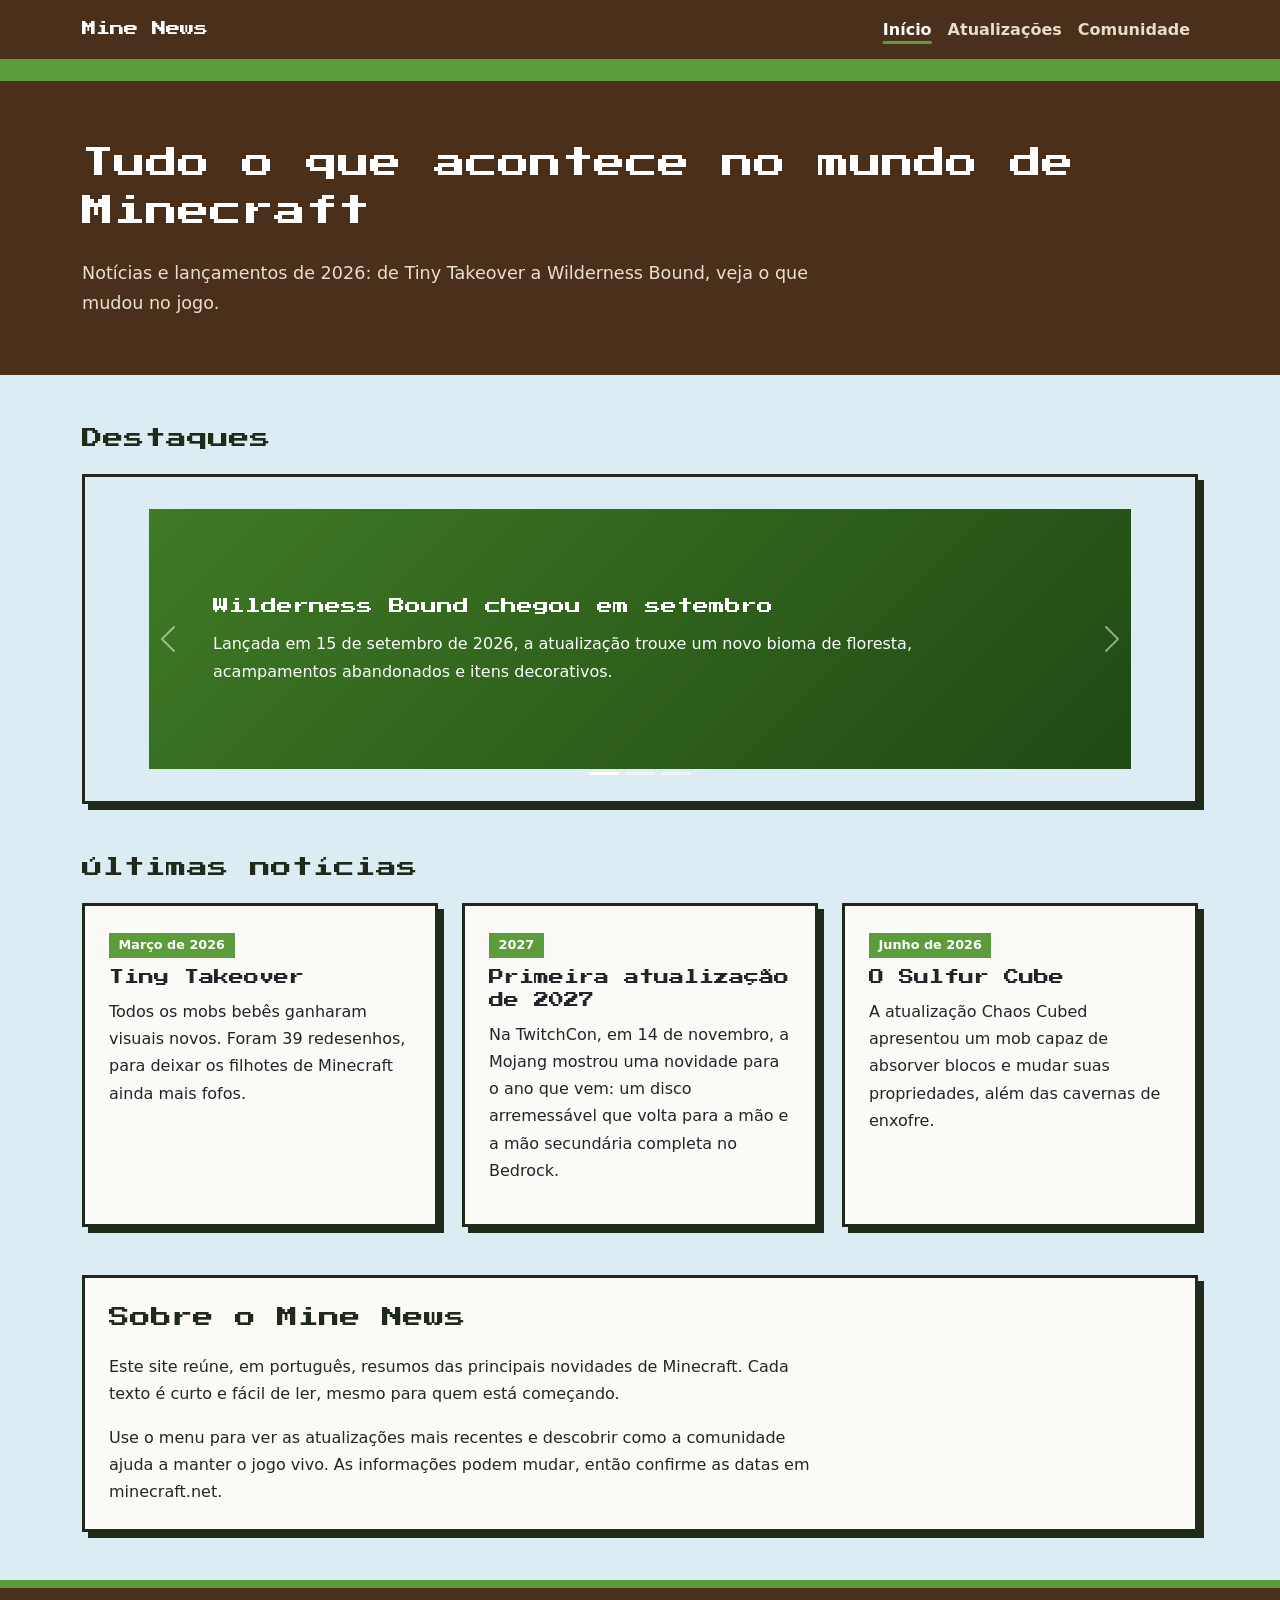
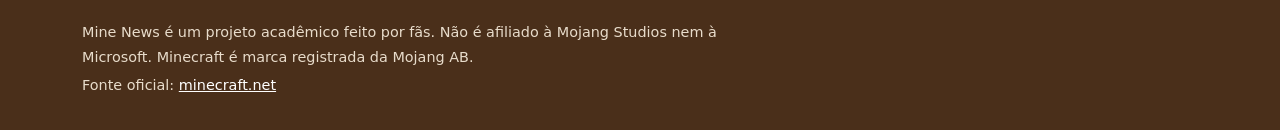
<file: index.html>
<!DOCTYPE html>
<html lang="pt-BR">

<head>
  <meta charset="utf-8">
  <meta name="viewport" content="width=device-width, initial-scale=1">
  <title>Início | Mine News</title>
  <meta name="description" content="Mine News: notícias, atualizações e novidades da comunidade de Minecraft.">

  <!-- Bootstrap e fonte dos títulos -->
  <link href="https://cdn.jsdelivr.net/npm/bootstrap@5.3.3/dist/css/bootstrap.min.css" rel="stylesheet">
  <link href="https://fonts.googleapis.com/css2?family=Press+Start+2P&display=swap" rel="stylesheet">

  <!-- Estilos do site -->
  <link rel="stylesheet" href="css/style.css">
</head>

<body>

  <!-- ===== MENU ===== -->
  <nav class="navbar navbar-expand-md">
    <div class="container">
      <a class="navbar-brand" href="index.html">Mine News</a>

      <button class="navbar-toggler" type="button" data-bs-toggle="collapse" data-bs-target="#menu"
        aria-controls="menu" aria-expanded="false" aria-label="Abrir menu">
        <span class="navbar-toggler-icon"></span>
      </button>

      <div class="collapse navbar-collapse" id="menu">
        <ul class="navbar-nav ms-auto">
          <li class="nav-item"><a class="nav-link active" href="index.html">Início</a></li>
          <li class="nav-item"><a class="nav-link" href="atualizacoes.html">Atualizações</a></li>
          <li class="nav-item"><a class="nav-link" href="comunidade.html">Comunidade</a></li>
        </ul>
      </div>
    </div>
  </nav>

  <main>
    <!-- ===== CABEÇALHO ===== -->
    <header class="hero">
      <div class="container">
        <h1 class="mb-4">Tudo o que acontece no mundo de Minecraft</h1>
        <p class="mb-0">Notícias e lançamentos de 2026: de Tiny Takeover a Wilderness Bound, veja o que mudou no jogo.</p>
      </div>
    </header>

    <!-- ===== DESTAQUES (carousel do Bootstrap) ===== -->
    <section>
      <div class="container">
        <h2>Destaques</h2>

        <div id="destaques" class="carousel slide" data-bs-ride="carousel">
          <div class="carousel-indicators">
            <button type="button" data-bs-target="#destaques" data-bs-slide-to="0" class="active" aria-current="true" aria-label="Destaque 1"></button>
            <button type="button" data-bs-target="#destaques" data-bs-slide-to="1" aria-label="Destaque 2"></button>
            <button type="button" data-bs-target="#destaques" data-bs-slide-to="2" aria-label="Destaque 3"></button>
          </div>

          <div class="carousel-inner">
            <div class="carousel-item active">
              <div class="slide s1">
                <div>
                  <h3>Wilderness Bound chegou em setembro</h3>
                  <p>Lançada em 15 de setembro de 2026, a atualização trouxe um novo bioma de floresta, acampamentos abandonados e itens decorativos.</p>
                </div>
              </div>
            </div>
            <div class="carousel-item">
              <div class="slide s3">
                <div>
                  <h3>Minecraft Dungeons II já está disponível</h3>
                  <p>A sequência do jogo de ação e aventura foi lançada em 29 de setembro de 2026.</p>
                </div>
              </div>
            </div>
            <div class="carousel-item">
              <div class="slide s2">
                <div>
                  <h3>Chaos Cubed trouxe o Sulfur Cube</h3>
                  <p>Lançada em 16 de junho de 2026, a atualização adicionou as cavernas de enxofre e um mob que absorve blocos.</p>
                </div>
              </div>
            </div>
          </div>

          <button class="carousel-control-prev" type="button" data-bs-target="#destaques" data-bs-slide="prev">
            <span class="carousel-control-prev-icon" aria-hidden="true"></span>
            <span class="visually-hidden">Anterior</span>
          </button>
          <button class="carousel-control-next" type="button" data-bs-target="#destaques" data-bs-slide="next">
            <span class="carousel-control-next-icon" aria-hidden="true"></span>
            <span class="visually-hidden">Próximo</span>
          </button>
        </div>
      </div>
    </section>

    <!-- ===== ÚLTIMAS NOTÍCIAS (cards do Bootstrap) ===== -->
    <section class="pt-0">
      <div class="container">
        <h2>Últimas notícias</h2>
        <div class="row g-4">
          <div class="col-12 col-md-6 col-lg-4">
            <div class="card h-100">
              <div class="card-body">
                <span class="tag">Março de 2026</span>
                <h3>Tiny Takeover</h3>
                <p>Todos os mobs bebês ganharam visuais novos. Foram 39 redesenhos, para deixar os filhotes de Minecraft ainda mais fofos.</p>
              </div>
            </div>
          </div>
          <div class="col-12 col-md-6 col-lg-4">
            <div class="card h-100">
              <div class="card-body">
                <span class="tag">2027</span>
                <h3>Primeira atualização de 2027</h3>
                <p>Na TwitchCon, em 14 de novembro, a Mojang mostrou uma novidade para o ano que vem: um disco arremessável que volta para a mão e a mão secundária completa no Bedrock.</p>
              </div>
            </div>
          </div>
          <div class="col-12 col-md-6 col-lg-4">
            <div class="card h-100">
              <div class="card-body">
                <span class="tag">Junho de 2026</span>
                <h3>O Sulfur Cube</h3>
                <p>A atualização Chaos Cubed apresentou um mob capaz de absorver blocos e mudar suas propriedades, além das cavernas de enxofre.</p>
              </div>
            </div>
          </div>
        </div>
      </div>
    </section>

    <!-- ===== SOBRE ===== -->
    <section class="pt-0">
      <div class="container">
        <div class="panel p-4">
          <h2>Sobre o Mine News</h2>
          <p>Este site reúne, em português, resumos das principais novidades de Minecraft. Cada texto é curto e fácil de ler, mesmo para quem está começando.</p>
          <p class="mb-0">Use o menu para ver as atualizações mais recentes e descobrir como a comunidade ajuda a manter o jogo vivo. As informações podem mudar, então confirme as datas em minecraft.net.</p>
        </div>
      </div>
    </section>
  </main>

  <!-- ===== RODAPÉ ===== -->
  <footer>
    <div class="container">
      <p class="mb-1">Mine News é um projeto acadêmico feito por fãs. Não é afiliado à Mojang Studios nem à Microsoft. Minecraft é marca registrada da Mojang AB.</p>
      <p class="mb-0">Fonte oficial: <a href="https://www.minecraft.net/pt-br" target="_blank" rel="noopener">minecraft.net</a></p>
    </div>
  </footer>

  <!-- JavaScript do Bootstrap (menu, carousel e accordion) -->
  <script src="https://cdn.jsdelivr.net/npm/bootstrap@5.3.3/dist/js/bootstrap.bundle.min.js"></script>
</body>

</html>
</file>
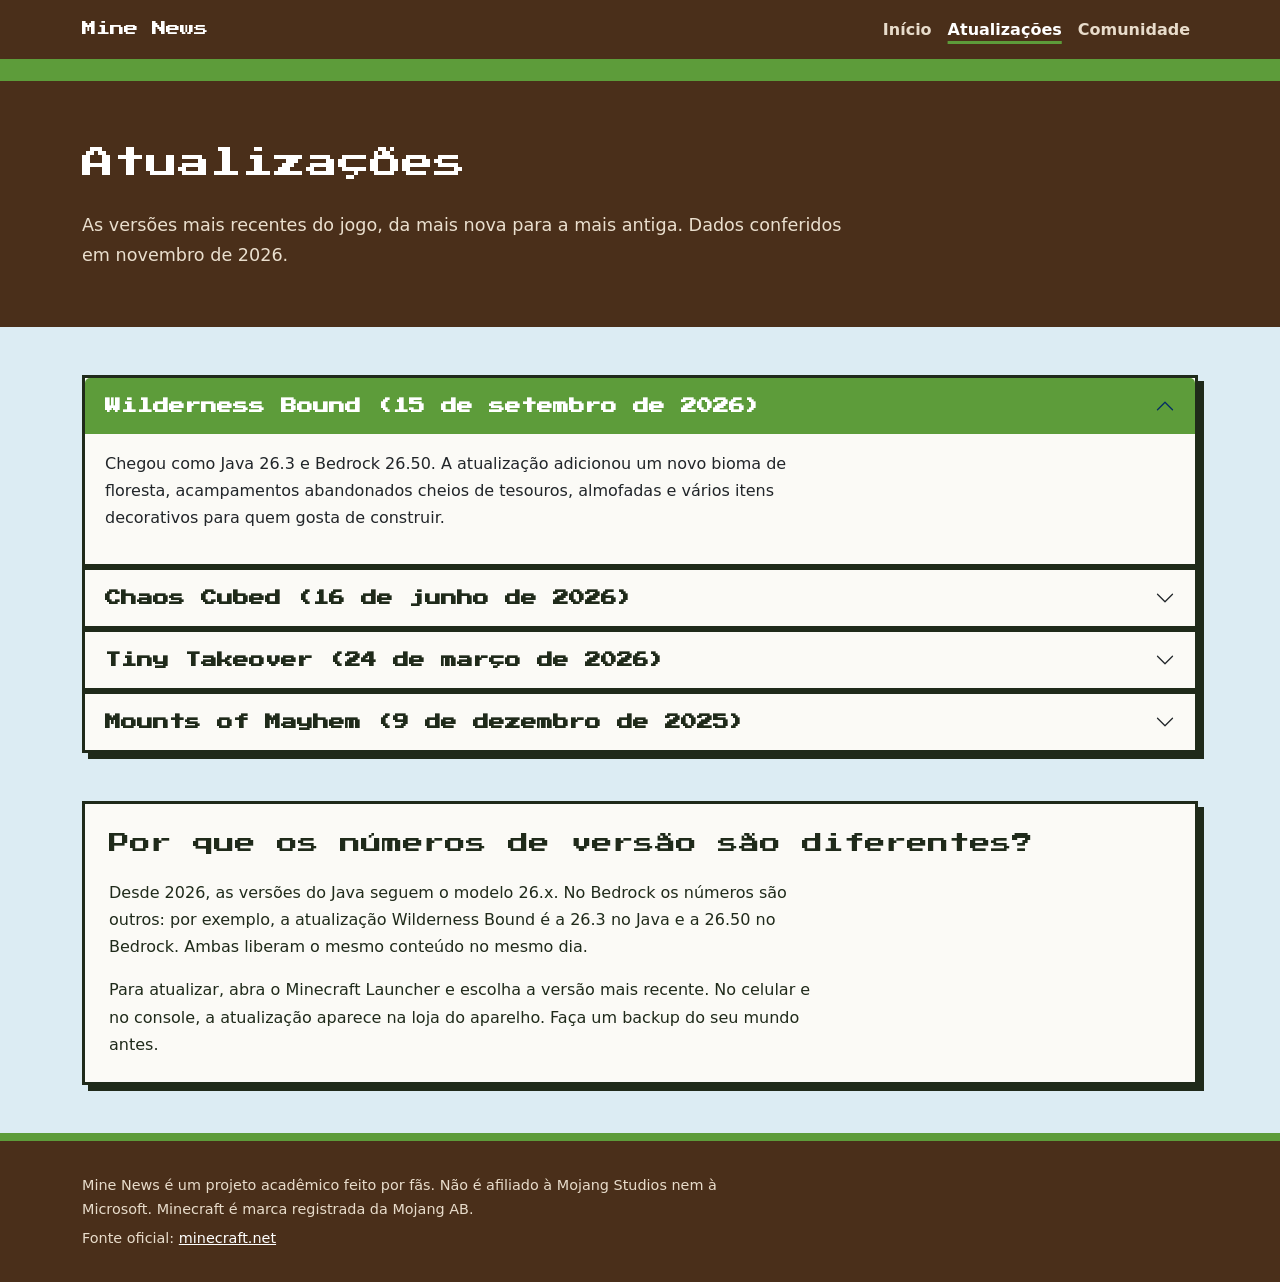
<file: atualizacoes.html>
<!DOCTYPE html>
<html lang="pt-BR">

<head>
  <meta charset="utf-8">
  <meta name="viewport" content="width=device-width, initial-scale=1">
  <title>Atualizações | Mine News</title>
  <meta name="description" content="Mine News: notícias, atualizações e novidades da comunidade de Minecraft.">

  <!-- Bootstrap e fonte dos títulos -->
  <link href="https://cdn.jsdelivr.net/npm/bootstrap@5.3.3/dist/css/bootstrap.min.css" rel="stylesheet">
  <link href="https://fonts.googleapis.com/css2?family=Press+Start+2P&display=swap" rel="stylesheet">

  <!-- Estilos do site -->
  <link rel="stylesheet" href="css/style.css">
</head>

<body>

  <!-- ===== MENU ===== -->
  <nav class="navbar navbar-expand-md">
    <div class="container">
      <a class="navbar-brand" href="index.html">Mine News</a>

      <button class="navbar-toggler" type="button" data-bs-toggle="collapse" data-bs-target="#menu"
        aria-controls="menu" aria-expanded="false" aria-label="Abrir menu">
        <span class="navbar-toggler-icon"></span>
      </button>

      <div class="collapse navbar-collapse" id="menu">
        <ul class="navbar-nav ms-auto">
          <li class="nav-item"><a class="nav-link" href="index.html">Início</a></li>
          <li class="nav-item"><a class="nav-link active" href="atualizacoes.html">Atualizações</a></li>
          <li class="nav-item"><a class="nav-link" href="comunidade.html">Comunidade</a></li>
        </ul>
      </div>
    </div>
  </nav>

  <main>
    <!-- ===== CABEÇALHO ===== -->
    <header class="hero">
      <div class="container">
        <h1 class="mb-4">Atualizações</h1>
        <p class="mb-0">As versões mais recentes do jogo, da mais nova para a mais antiga. Dados conferidos em novembro de 2026.</p>
      </div>
    </header>

    <!-- ===== LISTA DE ATUALIZAÇÕES (accordion do Bootstrap) ===== -->
    <section>
      <div class="container">
        <div class="accordion" id="versoes">
          <div class="accordion-item">
            <h2 class="accordion-header">
              <button class="accordion-button" type="button" data-bs-toggle="collapse"
                data-bs-target="#v1" aria-expanded="true" aria-controls="v1">Wilderness Bound (15 de setembro de 2026)</button>
            </h2>
            <div id="v1" class="accordion-collapse collapse show" data-bs-parent="#versoes">
              <div class="accordion-body">
                <p>Chegou como Java 26.3 e Bedrock 26.50. A atualização adicionou um novo bioma de floresta, acampamentos abandonados cheios de tesouros, almofadas e vários itens decorativos para quem gosta de construir.</p>
              </div>
            </div>
          </div>
          <div class="accordion-item">
            <h2 class="accordion-header">
              <button class="accordion-button collapsed" type="button" data-bs-toggle="collapse"
                data-bs-target="#v2" aria-expanded="false" aria-controls="v2">Chaos Cubed (16 de junho de 2026)</button>
            </h2>
            <div id="v2" class="accordion-collapse collapse" data-bs-parent="#versoes">
              <div class="accordion-body">
                <p>Java 26.2 e Bedrock 26.30. O destaque foi o Sulfur Cube, um mob que absorve blocos e muda suas características, e as cavernas de enxofre. Também chegaram novos conjuntos de blocos, como cinabrio e enxofre, e novas conquistas.</p>
              </div>
            </div>
          </div>
          <div class="accordion-item">
            <h2 class="accordion-header">
              <button class="accordion-button collapsed" type="button" data-bs-toggle="collapse"
                data-bs-target="#v3" aria-expanded="false" aria-controls="v3">Tiny Takeover (24 de março de 2026)</button>
            </h2>
            <div id="v3" class="accordion-collapse collapse" data-bs-parent="#versoes">
              <div class="accordion-body">
                <p>Java 26.1 e Bedrock 26.10. O tema foi a fofura: 39 mobs bebês ganharam visuais novos e distintos, em vez de serem apenas versões menores dos adultos. A atualização também trouxe alguns itens novos.</p>
              </div>
            </div>
          </div>
          <div class="accordion-item">
            <h2 class="accordion-header">
              <button class="accordion-button collapsed" type="button" data-bs-toggle="collapse"
                data-bs-target="#v4" aria-expanded="false" aria-controls="v4">Mounts of Mayhem (9 de dezembro de 2025)</button>
            </h2>
            <div id="v4" class="accordion-collapse collapse" data-bs-parent="#versoes">
              <div class="accordion-body">
                <p>A última atualização de 2025 focou em montarias. Trouxe o Nautilus, uma montaria aquática que pode ser domada, o Zombie Nautilus, cavalos zumbis e a lança, a primeira arma nova em mais de uma década. Montarias antigas também passaram a nadar.</p>
              </div>
            </div>
          </div>
        </div>
      </div>
    </section>

    <!-- ===== EXPLICAÇÃO ===== -->
    <section class="pt-0">
      <div class="container">
        <div class="panel p-4">
          <h2>Por que os números de versão são diferentes?</h2>
          <p>Desde 2026, as versões do Java seguem o modelo 26.x. No Bedrock os números são outros: por exemplo, a atualização Wilderness Bound é a 26.3 no Java e a 26.50 no Bedrock. Ambas liberam o mesmo conteúdo no mesmo dia.</p>
          <p class="mb-0">Para atualizar, abra o Minecraft Launcher e escolha a versão mais recente. No celular e no console, a atualização aparece na loja do aparelho. Faça um backup do seu mundo antes.</p>
        </div>
      </div>
    </section>
  </main>

  <!-- ===== RODAPÉ ===== -->
  <footer>
    <div class="container">
      <p class="mb-1">Mine News é um projeto acadêmico feito por fãs. Não é afiliado à Mojang Studios nem à Microsoft. Minecraft é marca registrada da Mojang AB.</p>
      <p class="mb-0">Fonte oficial: <a href="https://www.minecraft.net/pt-br" target="_blank" rel="noopener">minecraft.net</a></p>
    </div>
  </footer>

  <!-- JavaScript do Bootstrap (menu, carousel e accordion) -->
  <script src="https://cdn.jsdelivr.net/npm/bootstrap@5.3.3/dist/js/bootstrap.bundle.min.js"></script>
</body>

</html>
</file>
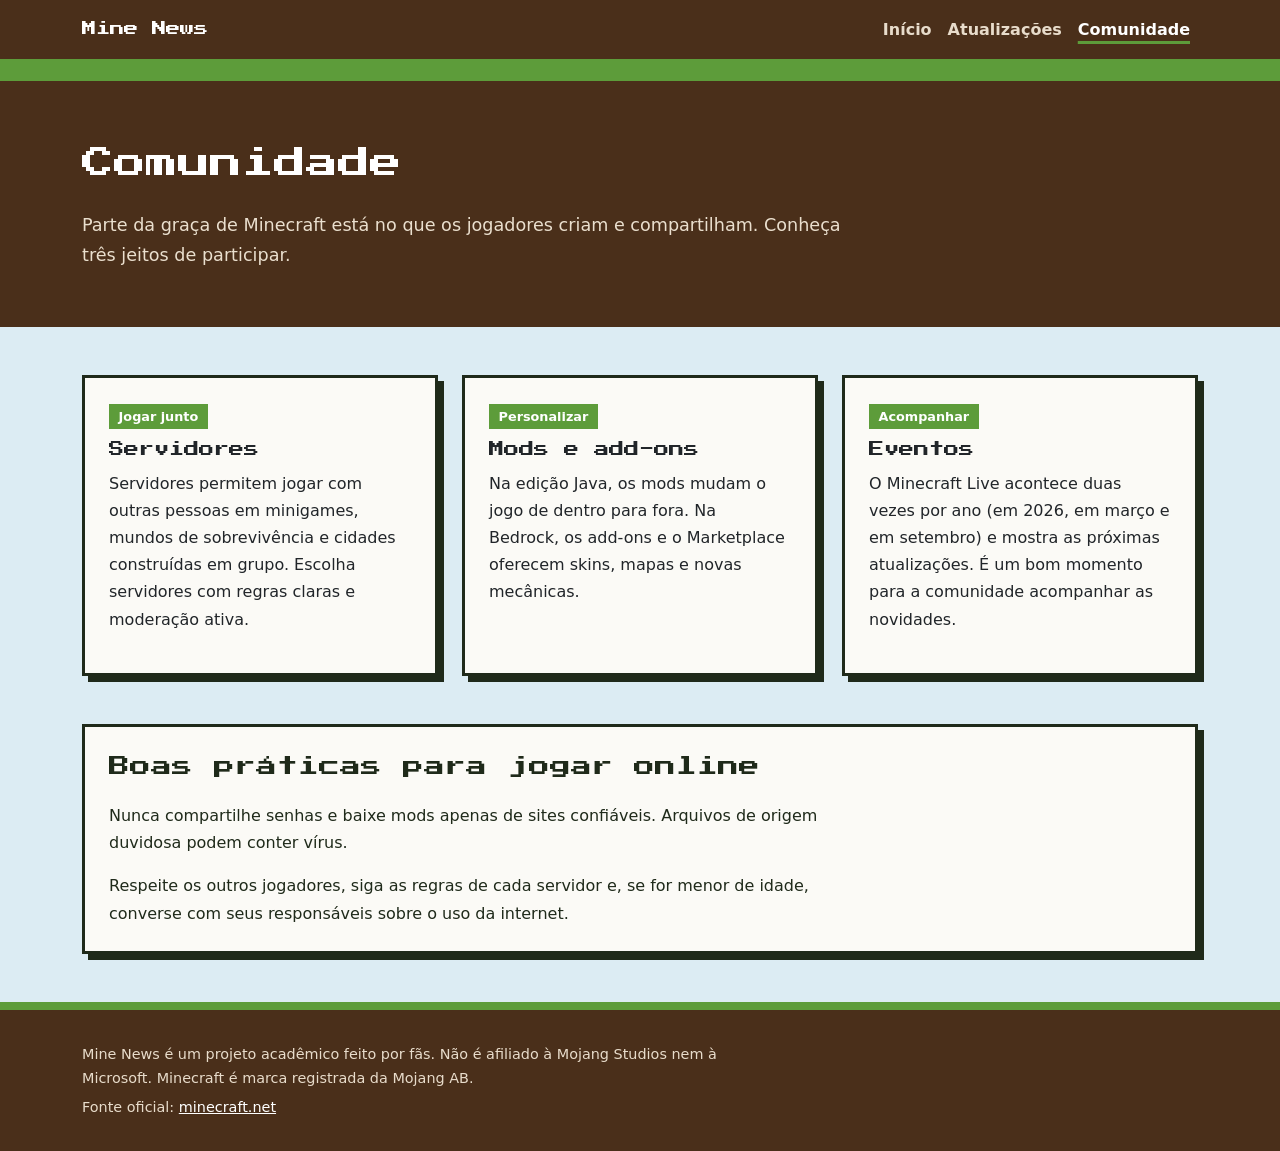
<file: comunidade.html>
<!DOCTYPE html>
<html lang="pt-BR">

<head>
  <meta charset="utf-8">
  <meta name="viewport" content="width=device-width, initial-scale=1">
  <title>Comunidade | Mine News</title>
  <meta name="description" content="Mine News: notícias, atualizações e novidades da comunidade de Minecraft.">

  <!-- Bootstrap e fonte dos títulos -->
  <link href="https://cdn.jsdelivr.net/npm/bootstrap@5.3.3/dist/css/bootstrap.min.css" rel="stylesheet">
  <link href="https://fonts.googleapis.com/css2?family=Press+Start+2P&display=swap" rel="stylesheet">

  <!-- Estilos do site -->
  <link rel="stylesheet" href="css/style.css">
</head>

<body>

  <!-- ===== MENU ===== -->
  <nav class="navbar navbar-expand-md">
    <div class="container">
      <a class="navbar-brand" href="index.html">Mine News</a>

      <button class="navbar-toggler" type="button" data-bs-toggle="collapse" data-bs-target="#menu"
        aria-controls="menu" aria-expanded="false" aria-label="Abrir menu">
        <span class="navbar-toggler-icon"></span>
      </button>

      <div class="collapse navbar-collapse" id="menu">
        <ul class="navbar-nav ms-auto">
          <li class="nav-item"><a class="nav-link" href="index.html">Início</a></li>
          <li class="nav-item"><a class="nav-link" href="atualizacoes.html">Atualizações</a></li>
          <li class="nav-item"><a class="nav-link active" href="comunidade.html">Comunidade</a></li>
        </ul>
      </div>
    </div>
  </nav>

  <main>
    <!-- ===== CABEÇALHO ===== -->
    <header class="hero">
      <div class="container">
        <h1 class="mb-4">Comunidade</h1>
        <p class="mb-0">Parte da graça de Minecraft está no que os jogadores criam e compartilham. Conheça três jeitos de participar.</p>
      </div>
    </header>

    <!-- ===== FORMAS DE PARTICIPAR (cards do Bootstrap) ===== -->
    <section>
      <div class="container">
        <div class="row g-4">
          <div class="col-12 col-md-6 col-lg-4">
            <div class="card h-100">
              <div class="card-body">
                <span class="tag">Jogar junto</span>
                <h3>Servidores</h3>
                <p>Servidores permitem jogar com outras pessoas em minigames, mundos de sobrevivência e cidades construídas em grupo. Escolha servidores com regras claras e moderação ativa.</p>
              </div>
            </div>
          </div>
          <div class="col-12 col-md-6 col-lg-4">
            <div class="card h-100">
              <div class="card-body">
                <span class="tag">Personalizar</span>
                <h3>Mods e add-ons</h3>
                <p>Na edição Java, os mods mudam o jogo de dentro para fora. Na Bedrock, os add-ons e o Marketplace oferecem skins, mapas e novas mecânicas.</p>
              </div>
            </div>
          </div>
          <div class="col-12 col-md-6 col-lg-4">
            <div class="card h-100">
              <div class="card-body">
                <span class="tag">Acompanhar</span>
                <h3>Eventos</h3>
                <p>O Minecraft Live acontece duas vezes por ano (em 2026, em março e em setembro) e mostra as próximas atualizações. É um bom momento para a comunidade acompanhar as novidades.</p>
              </div>
            </div>
          </div>
        </div>
      </div>
    </section>

    <!-- ===== BOAS PRÁTICAS ===== -->
    <section class="pt-0">
      <div class="container">
        <div class="panel p-4">
          <h2>Boas práticas para jogar online</h2>
          <p>Nunca compartilhe senhas e baixe mods apenas de sites confiáveis. Arquivos de origem duvidosa podem conter vírus.</p>
          <p class="mb-0">Respeite os outros jogadores, siga as regras de cada servidor e, se for menor de idade, converse com seus responsáveis sobre o uso da internet.</p>
        </div>
      </div>
    </section>
  </main>

  <!-- ===== RODAPÉ ===== -->
  <footer>
    <div class="container">
      <p class="mb-1">Mine News é um projeto acadêmico feito por fãs. Não é afiliado à Mojang Studios nem à Microsoft. Minecraft é marca registrada da Mojang AB.</p>
      <p class="mb-0">Fonte oficial: <a href="https://www.minecraft.net/pt-br" target="_blank" rel="noopener">minecraft.net</a></p>
    </div>
  </footer>

  <!-- JavaScript do Bootstrap (menu, carousel e accordion) -->
  <script src="https://cdn.jsdelivr.net/npm/bootstrap@5.3.3/dist/js/bootstrap.bundle.min.js"></script>
</body>

</html>
</file>
<file: css/style.css>
/* ==========================================================================
   Mine News | style.css
   Sumário:
   1. Variáveis (cores)
   2. Base e tipografia
   3. Navbar
   4. Hero (cabeçalho das páginas)
   5. Botão
   6. Cards, painéis e accordion
   7. Carousel
   8. Seções e rodapé
   9. Acessibilidade (foco e animações)
   10. Responsividade
   ========================================================================== */


/* 1. VARIÁVEIS
   -------------------------------------------------------------------------- */
:root {
  --dirt: #4a2f1a;      /* marrom (terra) */
  --grass: #5d9c3a;     /* verde (grama) */
  --grass-d: #3f7a25;   /* verde escuro */
  --sky: #dcecf3;       /* azul claro (céu) */
  --stone: #8a8a8a;     /* cinza (pedra) */
  --ink: #1f2a1a;       /* cor do texto e das bordas */
  --paper: #fbfaf6;     /* fundo de cards e painéis */
}


/* 2. BASE E TIPOGRAFIA
   -------------------------------------------------------------------------- */
body {
  background: var(--sky);
  color: var(--ink);
  font-family: system-ui, -apple-system, "Segoe UI", Roboto, sans-serif;
  line-height: 1.7;
}

h1, h2, h3, .navbar-brand {
  font-family: "Press Start 2P", ui-monospace, monospace;
  line-height: 1.5;
}

h1 { font-size: clamp(1.2rem, 4vw, 2rem); }

h2 {
  font-size: clamp(1rem, 2.6vw, 1.3rem);
  margin-bottom: 1.25rem;
}

h3 { font-size: .95rem; }

p { max-width: 70ch; }


/* 3. NAVBAR
   -------------------------------------------------------------------------- */
.navbar {
  background: var(--dirt);
  border-bottom: 8px solid var(--grass);
}

.navbar-brand {
  color: #fff !important;
  font-size: .9rem;
}

.nav-link {
  color: #e8dccb !important;
  font-weight: 600;
}

.nav-link:hover,
.nav-link.active {
  color: #fff !important;
  text-decoration: underline;
  text-decoration-color: var(--grass);
  text-decoration-thickness: 3px;
  text-underline-offset: 6px;
}

/* Botão "hambúrguer" (celular) */
.navbar-toggler { border-color: #e8dccb; }
.navbar-toggler-icon { filter: invert(1); }


/* 4. HERO (cabeçalho das páginas)
   -------------------------------------------------------------------------- */
.hero {
  background: linear-gradient(var(--grass) 0 14px, var(--dirt) 14px);
  color: #fff;
  padding: 4.5rem 0 3.5rem;
}

.hero p {
  color: #eadfce;
  font-size: 1.1rem;
}


/* 5. BOTÃO
   -------------------------------------------------------------------------- */
.btn-mc {
  background: var(--grass);
  color: #fff;
  border: 3px solid var(--ink);
  border-radius: 0;
  box-shadow: 4px 4px 0 var(--ink);
  font-weight: 700;
  padding: .6rem 1.2rem;
}

.btn-mc:hover {
  background: var(--grass-d);
  color: #fff;
  box-shadow: 2px 2px 0 var(--ink);
  transform: translate(2px, 2px);
}


/* 6. CARDS, PAINÉIS E ACCORDION
   -------------------------------------------------------------------------- */
/* Estilo "bloco": borda grossa e sombra sem desfoque */
.panel,
.card,
.accordion-item {
  background: var(--paper);
  border: 3px solid var(--ink) !important;
  border-radius: 0 !important;
  box-shadow: 6px 6px 0 var(--ink);
}

.card-body { padding: 1.5rem; }

/* Etiqueta colorida dos cards */
.tag {
  display: inline-block;
  background: var(--grass);
  color: #fff;
  font-size: .8rem;
  font-weight: 700;
  margin-bottom: .6rem;
  padding: .1rem .6rem;
}

/* Accordion */
.accordion-button {
  background: var(--paper);
  color: var(--ink);
  font-weight: 700;
}

.accordion-button:not(.collapsed) {
  background: var(--grass);
  color: #fff;
  box-shadow: none;
}


/* 7. CAROUSEL
   -------------------------------------------------------------------------- */
.carousel {
  border: 3px solid var(--ink);
  box-shadow: 6px 6px 0 var(--ink);
}

.slide {
  align-items: center;
  color: #fff;
  display: flex;
  min-height: 260px;
  padding: 2rem 4rem;
}

.slide h3 {
  font-size: 1rem;
  margin-bottom: .8rem;
}

.slide p { margin: 0; }

/* Cores de fundo dos slides */
.s1 { background: linear-gradient(135deg, #3f7a25, #1f4a14); } /* verde */
.s2 { background: linear-gradient(135deg, #8a8a8a, #3d3d46); } /* cinza */
.s3 { background: linear-gradient(135deg, #b4572a, #4a2f1a); } /* laranja */


/* 8. SEÇÕES E RODAPÉ
   -------------------------------------------------------------------------- */
section { padding: 3rem 0; }

footer {
  background: var(--dirt);
  border-top: 8px solid var(--grass);
  color: #e8dccb;
  font-size: .9rem;
  padding: 2rem 0;
}

footer a { color: #fff; }


/* 9. ACESSIBILIDADE
   -------------------------------------------------------------------------- */
/* Contorno visível ao navegar pelo teclado */
.accordion-button:focus,
.btn:focus-visible,
a:focus-visible {
  box-shadow: none;
  outline: 3px solid #f2b705;
  outline-offset: 2px;
}

/* Respeita quem prefere menos movimento */
@media (prefers-reduced-motion: reduce) {
  * {
    scroll-behavior: auto !important;
    transition: none !important;
  }
}


/* 10. RESPONSIVIDADE
   -------------------------------------------------------------------------- */
/* Celulares (até 576px) */
@media (max-width: 576px) {
  .hero { padding: 3rem 0 2.5rem; }
  .slide { padding: 2rem 3rem; }
}
</file>
